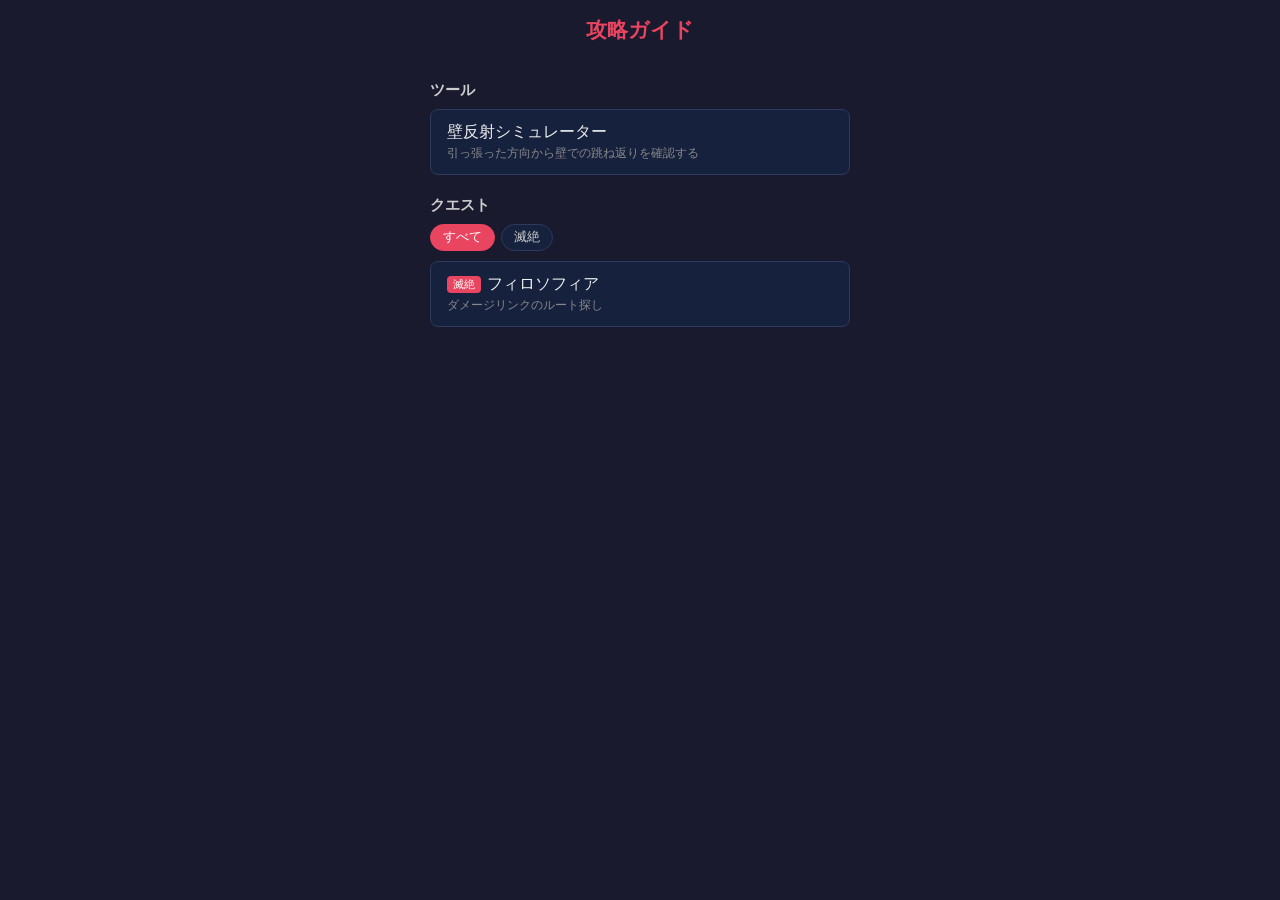
<file: index.html>
<!DOCTYPE html>
<html lang="ja">
<head>
<meta charset="UTF-8">
<meta name="viewport" content="width=device-width, initial-scale=1.0">
<title>攻略ガイド</title>
<link rel="stylesheet" href="assets/common.css">
</head>
<body class="page">

<h1>攻略ガイド</h1>

<h2>ツール</h2>
<ul class="menu">
  <li><a href="reflect.html">壁反射シミュレーター<small>引っ張った方向から壁での跳ね返りを確認する</small></a></li>
</ul>

<h2>クエスト</h2>
<div class="chips" id="difficultyFilter"></div>
<ul class="menu" id="questList"></ul>

<script src="data/quests.js"></script>
<script>
const filterEl = document.getElementById('difficultyFilter');
const listEl = document.getElementById('questList');

// 難易度フィルタは ?d=<難易度ID> で保持（パンくずから戻ったときも絞り込んだまま）
let current = new URLSearchParams(location.search).get('d') || '';
if (current && !findDifficulty(current)) current = '';

function render() {
  filterEl.textContent = '';
  for (const d of [{ id: '', name: 'すべて' }, ...DIFFICULTIES]) {
    const btn = document.createElement('button');
    btn.textContent = d.name;
    btn.setAttribute('aria-pressed', String(d.id === current));
    btn.addEventListener('click', () => {
      current = d.id;
      history.replaceState(null, '', current ? `?d=${current}` : location.pathname);
      render();
    });
    filterEl.appendChild(btn);
  }

  listEl.textContent = '';
  for (const q of QUESTS.filter(q => !current || q.difficulty === current)) {
    const li = document.createElement('li');
    const a = document.createElement('a');
    a.href = `quest.html?q=${q.id}`;
    const badge = document.createElement('span');
    badge.className = 'badge';
    badge.textContent = findDifficulty(q.difficulty).name;
    const small = document.createElement('small');
    small.textContent = q.description;
    a.append(badge, q.name, small);
    li.appendChild(a);
    listEl.appendChild(li);
  }
}

render();
</script>
</body>
</html>
</file>
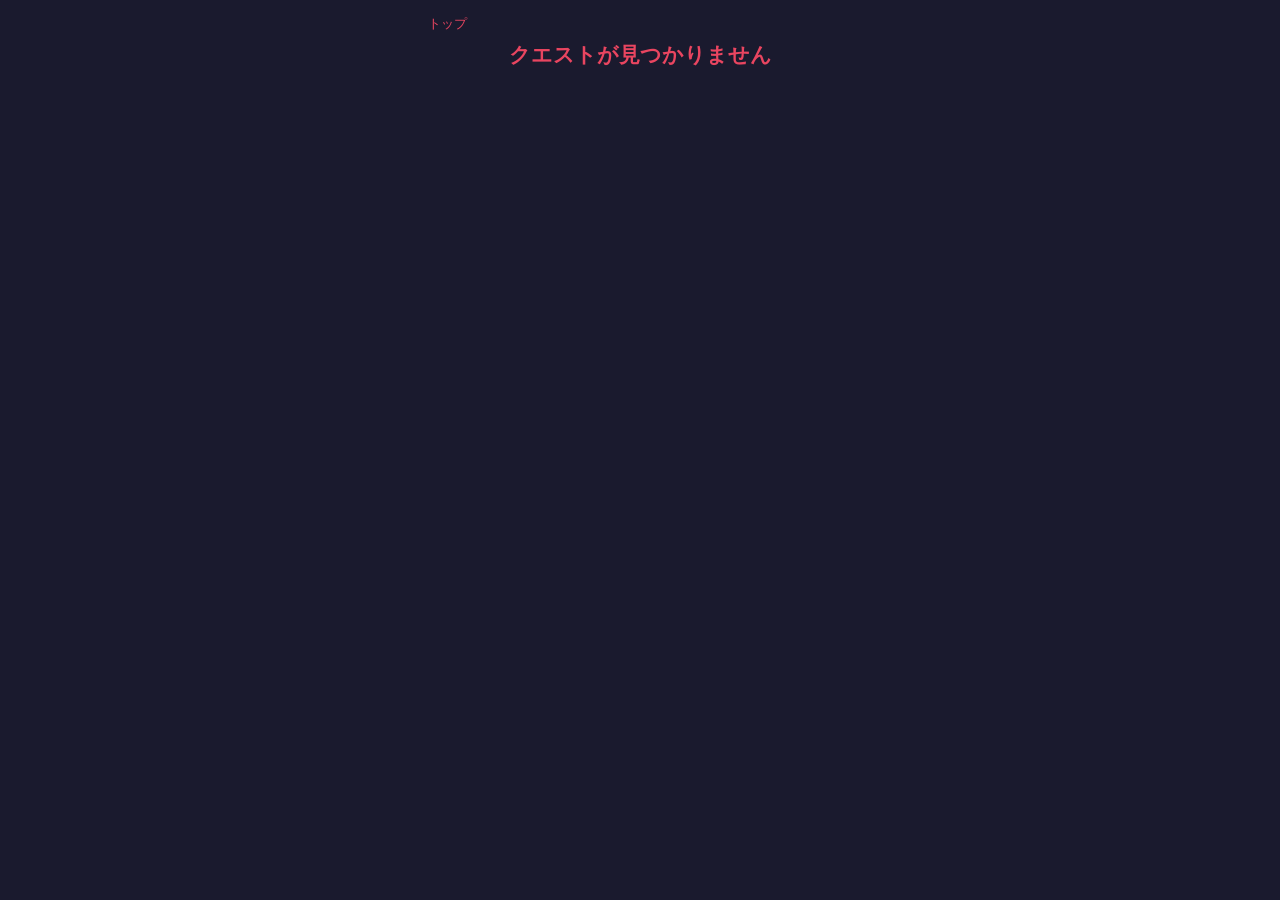
<file: quest.html>
<!DOCTYPE html>
<html lang="ja">
<head>
<meta charset="UTF-8">
<meta name="viewport" content="width=device-width, initial-scale=1.0">
<title>ステージ選択</title>
<link rel="stylesheet" href="assets/common.css">
</head>
<body class="page">

<nav class="nav" id="nav"><a href="./">トップ</a></nav>

<h1 id="title">クエストが見つかりません</h1>

<ul class="menu" id="stageList"></ul>

<script src="data/quests.js"></script>
<script>
const quest = findQuest(new URLSearchParams(location.search).get('q'));

if (quest) {
  const diff = findDifficulty(quest.difficulty);
  document.title = `${diff.name}${quest.name} ステージ選択`;
  document.getElementById('title').textContent = `${diff.name} ${quest.name}`;

  const nav = document.getElementById('nav');
  const diffLink = document.createElement('a');
  diffLink.href = `./?d=${diff.id}`;
  diffLink.textContent = diff.name;
  nav.append(' › ', diffLink, ` › ${quest.name}`);

  const list = document.getElementById('stageList');
  for (let s = 1; s <= quest.stageCount; s++) {
    const stage = quest.stages[s];
    const li = document.createElement('li');
    if (stage) {
      const a = document.createElement('a');
      a.href = `stage.html?q=${quest.id}&s=${s}`;
      const small = document.createElement('small');
      small.textContent = stage.note;
      a.append(`ステージ${s}`, small);
      li.appendChild(a);
    } else {
      const span = document.createElement('span');
      span.className = 'disabled';
      span.textContent = `ステージ${s}（準備中）`;
      li.appendChild(span);
    }
    list.appendChild(li);
  }
}
</script>
</body>
</html>
</file>
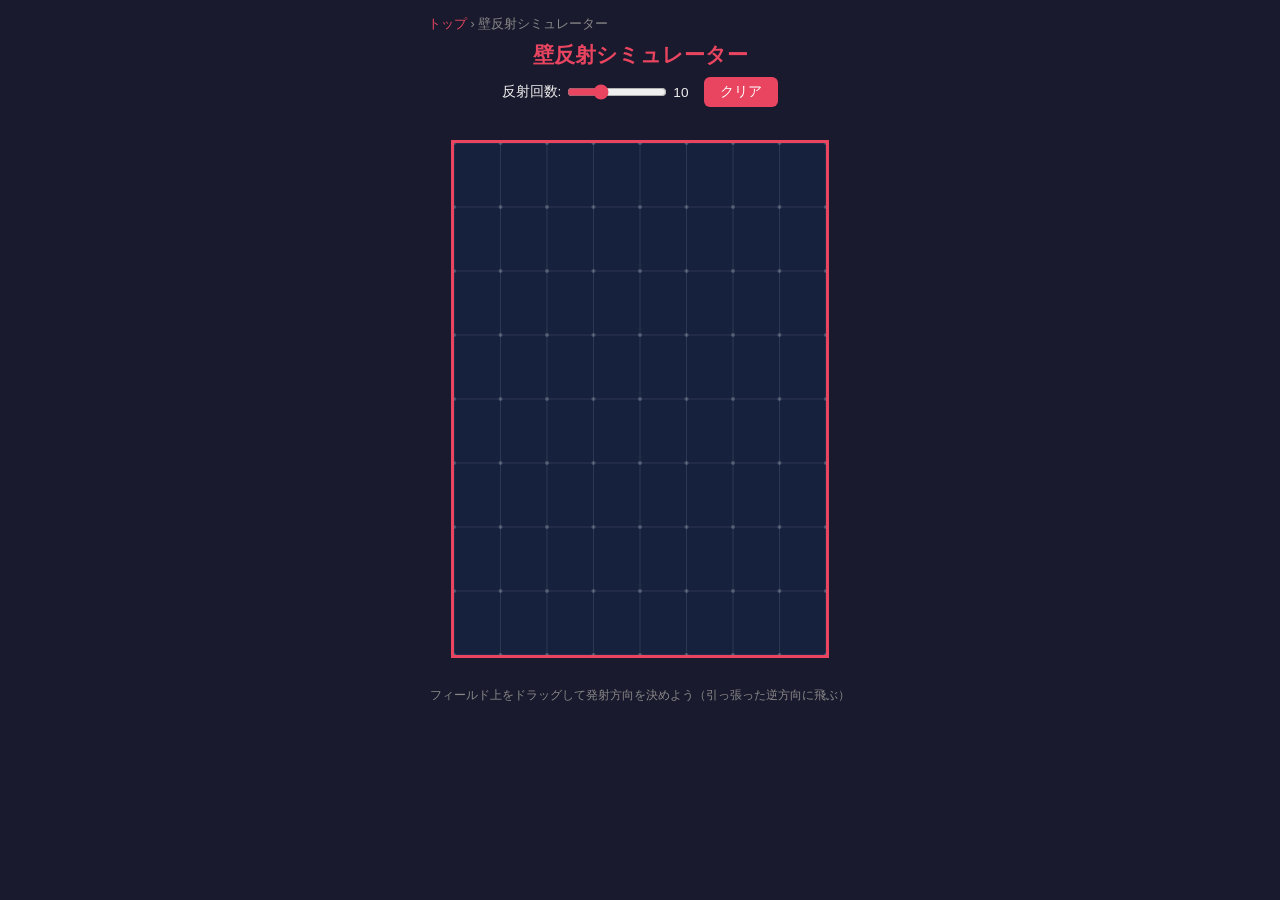
<file: reflect.html>
<!DOCTYPE html>
<html lang="ja">
<head>
<meta charset="UTF-8">
<meta name="viewport" content="width=device-width, initial-scale=1.0">
<title>壁反射シミュレーター</title>
<link rel="stylesheet" href="assets/common.css">
<style>
  * { margin: 0; padding: 0; box-sizing: border-box; }
  body {
    background: #1a1a2e;
    color: #eee;
    font-family: -apple-system, BlinkMacSystemFont, 'Segoe UI', sans-serif;
    display: flex;
    flex-direction: column;
    align-items: center;
    min-height: 100vh;
    padding: 16px;
    user-select: none;
  }
  h1 {
    font-size: 1.3rem;
    margin-bottom: 8px;
    color: #e94560;
  }
  .controls {
    display: flex;
    gap: 16px;
    align-items: center;
    margin-bottom: 12px;
    flex-wrap: wrap;
    justify-content: center;
  }
  .controls label {
    font-size: 0.85rem;
    display: flex;
    align-items: center;
    gap: 6px;
  }
  .controls input[type="range"] {
    width: 100px;
    accent-color: #e94560;
  }
  .controls button {
    background: #e94560;
    color: #fff;
    border: none;
    padding: 6px 16px;
    border-radius: 6px;
    cursor: pointer;
    font-size: 0.85rem;
  }
  .controls button:hover { background: #c73650; }
  canvas {
    cursor: crosshair;
    touch-action: none;
    max-width: 100%;
  }
  .hint {
    font-size: 0.75rem;
    color: #888;
    margin-top: 8px;
    text-align: center;
  }
</style>
</head>
<body>

<nav class="nav"><a href="./">トップ</a> › 壁反射シミュレーター</nav>

<h1>壁反射シミュレーター</h1>

<div class="controls">
  <label>
    反射回数:
    <input type="range" id="bounceCount" min="1" max="30" value="10">
    <span id="bounceVal">10</span>
  </label>
  <button id="clearBtn">クリア</button>
</div>

<canvas id="field" width="420" height="560"></canvas>
<p class="hint">フィールド上をドラッグして発射方向を決めよう（引っ張った逆方向に飛ぶ）</p>

<script>
const canvas = document.getElementById('field');
const ctx = canvas.getContext('2d');
const bounceSlider = document.getElementById('bounceCount');
const bounceVal = document.getElementById('bounceVal');
const clearBtn = document.getElementById('clearBtn');

// State
let dragStart = null;   // where the finger/mouse went down (= ball position)
let dragEnd = null;     // current drag position
let isDragging = false;
let fixedPath = null;   // confirmed path after release

const BALL_RADIUS = 14;
const FIELD_PADDING = 24; // inner padding from canvas edge

// Grid & snap settings
const GRID_COLS = 8;
const GRID_ROWS = 8;
const FIELD_W = canvas.width - FIELD_PADDING * 2;
const FIELD_H = canvas.height - FIELD_PADDING * 2;
const GRID_STEP_X = FIELD_W / GRID_COLS;
const GRID_STEP_Y = FIELD_H / GRID_ROWS;
const SNAP_THRESHOLD = 6; // px以内ならグリッドに吸着

function snapToGrid(p) {
  // Find nearest grid intersection
  const relX = p.x - FIELD_PADDING;
  const relY = p.y - FIELD_PADDING;
  const nearX = Math.round(relX / GRID_STEP_X) * GRID_STEP_X + FIELD_PADDING;
  const nearY = Math.round(relY / GRID_STEP_Y) * GRID_STEP_Y + FIELD_PADDING;
  const dx = p.x - nearX;
  const dy = p.y - nearY;
  if (Math.sqrt(dx * dx + dy * dy) <= SNAP_THRESHOLD) {
    return { x: nearX, y: nearY, snapped: true };
  }
  return { x: p.x, y: p.y, snapped: false };
}

// Colors for successive bounce segments
const SEGMENT_COLORS = [
  '#e94560', '#f5a623', '#f8e71c', '#7ed321',
  '#4a90d9', '#9b59b6', '#1abc9c', '#e67e22',
  '#e74c3c', '#2ecc71', '#3498db', '#9b59b6',
];

bounceSlider.addEventListener('input', () => {
  bounceVal.textContent = bounceSlider.value;
  if (fixedPath) {
    fixedPath = computePath(fixedPath.origin, fixedPath.dir, parseInt(bounceSlider.value));
  }
  draw();
});

clearBtn.addEventListener('click', () => {
  fixedPath = null;
  dragStart = null;
  dragEnd = null;
  draw();
});

// ---- Pointer events (mouse + touch) ----
function getPos(e) {
  const rect = canvas.getBoundingClientRect();
  const scaleX = canvas.width / rect.width;
  const scaleY = canvas.height / rect.height;
  const clientX = e.touches ? e.touches[0].clientX : e.clientX;
  const clientY = e.touches ? e.touches[0].clientY : e.clientY;
  return {
    x: (clientX - rect.left) * scaleX,
    y: (clientY - rect.top) * scaleY,
  };
}

canvas.addEventListener('mousedown', onDown);
canvas.addEventListener('mousemove', onMove);
canvas.addEventListener('mouseup', onUp);
canvas.addEventListener('touchstart', e => { e.preventDefault(); onDown(e); }, { passive: false });
canvas.addEventListener('touchmove', e => { e.preventDefault(); onMove(e); }, { passive: false });
canvas.addEventListener('touchend', e => { e.preventDefault(); onUp(e); }, { passive: false });

function onDown(e) {
  const p = getPos(e);
  // Snap first (raw position), then clamp only if not snapped
  const snapped = snapToGrid(p);
  if (!snapped.snapped) {
    snapped.x = clamp(snapped.x, FIELD_PADDING, canvas.width - FIELD_PADDING);
    snapped.y = clamp(snapped.y, FIELD_PADDING, canvas.height - FIELD_PADDING);
  }
  dragStart = snapped;
  dragEnd = { x: p.x, y: p.y };
  isDragging = true;
  fixedPath = null;
  draw();
}

function onMove(e) {
  if (!isDragging) return;
  const p = getPos(e);
  dragEnd = snapToGrid(p);
  draw();
}

function onUp(e) {
  if (!isDragging) return;
  isDragging = false;
  if (dragStart && dragEnd) {
    const dx = dragStart.x - dragEnd.x; // reversed: slingshot style
    const dy = dragStart.y - dragEnd.y;
    const len = Math.sqrt(dx * dx + dy * dy);
    if (len > 5) {
      const dir = { x: dx / len, y: dy / len };
      fixedPath = computePath(dragStart, dir, parseInt(bounceSlider.value));
      fixedPath.pullEnd = { x: dragEnd.x, y: dragEnd.y };
    }
  }
  draw();
}

// ---- Reflection logic ----
function clamp(v, lo, hi) { return Math.max(lo, Math.min(hi, v)); }

function computePath(origin, dir, maxBounces) {
  const minX = FIELD_PADDING;
  const maxX = canvas.width - FIELD_PADDING;
  const minY = FIELD_PADDING;
  const maxY = canvas.height - FIELD_PADDING;

  const points = [{ x: origin.x, y: origin.y }];
  let cx = origin.x, cy = origin.y;
  let dx = dir.x, dy = dir.y;

  // If starting on a wall and direction points into it, reflect immediately
  const eps = 0.5;
  if (cx <= minX + eps && dx < 0) dx = -dx;
  if (cx >= maxX - eps && dx > 0) dx = -dx;
  if (cy <= minY + eps && dy < 0) dy = -dy;
  if (cy >= maxY - eps && dy > 0) dy = -dy;

  for (let i = 0; i < maxBounces; i++) {
    // Find nearest wall collision
    let tMin = Infinity;

    // Left wall
    if (dx < 0) { const t = (minX - cx) / dx; if (t > 0.01 && t < tMin) tMin = t; }
    // Right wall
    if (dx > 0) { const t = (maxX - cx) / dx; if (t > 0.01 && t < tMin) tMin = t; }
    // Top wall
    if (dy < 0) { const t = (minY - cy) / dy; if (t > 0.01 && t < tMin) tMin = t; }
    // Bottom wall
    if (dy > 0) { const t = (maxY - cy) / dy; if (t > 0.01 && t < tMin) tMin = t; }

    if (tMin === Infinity) break;

    const nx = cx + dx * tMin;
    const ny = cy + dy * tMin;
    points.push({ x: nx, y: ny });

    // Determine which wall was hit and reflect
    const eps = 0.5;
    if (nx <= minX + eps || nx >= maxX - eps) dx = -dx;
    if (ny <= minY + eps || ny >= maxY - eps) dy = -dy;

    cx = nx;
    cy = ny;
  }

  return { origin, dir, points };
}

// ---- Drawing ----
function draw() {
  ctx.clearRect(0, 0, canvas.width, canvas.height);

  // Field background
  ctx.fillStyle = '#16213e';
  ctx.fillRect(FIELD_PADDING, FIELD_PADDING,
    canvas.width - FIELD_PADDING * 2,
    canvas.height - FIELD_PADDING * 2);

  // Grid lines
  ctx.strokeStyle = 'rgba(255,255,255,0.1)';
  ctx.lineWidth = 1;
  for (let i = 0; i <= GRID_COLS; i++) {
    const x = FIELD_PADDING + i * GRID_STEP_X;
    ctx.beginPath(); ctx.moveTo(x, FIELD_PADDING); ctx.lineTo(x, canvas.height - FIELD_PADDING); ctx.stroke();
  }
  for (let i = 0; i <= GRID_ROWS; i++) {
    const y = FIELD_PADDING + i * GRID_STEP_Y;
    ctx.beginPath(); ctx.moveTo(FIELD_PADDING, y); ctx.lineTo(canvas.width - FIELD_PADDING, y); ctx.stroke();
  }
  // Grid intersection dots
  for (let ix = 0; ix <= GRID_COLS; ix++) {
    for (let iy = 0; iy <= GRID_ROWS; iy++) {
      const gx = FIELD_PADDING + ix * GRID_STEP_X;
      const gy = FIELD_PADDING + iy * GRID_STEP_Y;
      ctx.beginPath();
      ctx.arc(gx, gy, 2, 0, Math.PI * 2);
      ctx.fillStyle = 'rgba(255,255,255,0.2)';
      ctx.fill();
    }
  }

  drawWallFrame();

  // Draw the fixed path
  if (fixedPath) {
    drawPath(fixedPath.points, 3, 1.0);
  }

  // Live preview while dragging
  if (isDragging && dragStart && dragEnd) {
    const dx = dragStart.x - dragEnd.x;
    const dy = dragStart.y - dragEnd.y;
    const len = Math.sqrt(dx * dx + dy * dy);
    if (len > 5) {
      const dir = { x: dx / len, y: dy / len };
      const preview = computePath(dragStart, dir, parseInt(bounceSlider.value));
      drawPath(preview.points, 2, 0.5);

      // Draw pull line (slingshot guide)
      ctx.setLineDash([6, 4]);
      ctx.strokeStyle = 'rgba(255,255,255,0.3)';
      ctx.lineWidth = 1;
      ctx.beginPath();
      ctx.moveTo(dragStart.x, dragStart.y);
      ctx.lineTo(dragEnd.x, dragEnd.y);
      ctx.stroke();
      ctx.setLineDash([]);

    }

    // Snap indicator on drag end
    if (dragEnd.snapped) {
      ctx.beginPath();
      ctx.arc(dragEnd.x, dragEnd.y, 8, 0, Math.PI * 2);
      ctx.strokeStyle = 'rgba(233,69,96,0.7)';
      ctx.lineWidth = 2;
      ctx.stroke();
    }

    // Snap indicator on start
    if (dragStart.snapped) {
      ctx.beginPath();
      ctx.arc(dragStart.x, dragStart.y, BALL_RADIUS + 5, 0, Math.PI * 2);
      ctx.strokeStyle = 'rgba(233,69,96,0.5)';
      ctx.lineWidth = 2;
      ctx.setLineDash([4, 3]);
      ctx.stroke();
      ctx.setLineDash([]);
    }

    // Draw ball at drag start
    drawBall(dragStart.x, dragStart.y);
  } else if (fixedPath) {
    // Pull line (start → pull end)
    if (fixedPath.pullEnd) {
      ctx.setLineDash([6, 4]);
      ctx.strokeStyle = 'rgba(255,255,255,0.3)';
      ctx.lineWidth = 1;
      ctx.beginPath();
      ctx.moveTo(fixedPath.origin.x, fixedPath.origin.y);
      ctx.lineTo(fixedPath.pullEnd.x, fixedPath.pullEnd.y);
      ctx.stroke();
      ctx.setLineDash([]);

      // Pull end marker
      ctx.beginPath();
      ctx.arc(fixedPath.pullEnd.x, fixedPath.pullEnd.y, 5, 0, Math.PI * 2);
      ctx.fillStyle = 'rgba(255,255,255,0.4)';
      ctx.fill();
      ctx.strokeStyle = 'rgba(255,255,255,0.6)';
      ctx.lineWidth = 1.5;
      ctx.stroke();
    }

    drawBall(fixedPath.origin.x, fixedPath.origin.y);
  }
}

// 壁の赤枠: 線の内側の縁がちょうど壁判定の位置になるよう、壁の外側に描く
const WALL_FRAME_WIDTH = 3;
function drawWallFrame() {
  const h = WALL_FRAME_WIDTH / 2;
  ctx.strokeStyle = '#e94560';
  ctx.lineWidth = WALL_FRAME_WIDTH;
  ctx.strokeRect(FIELD_PADDING - h, FIELD_PADDING - h, FIELD_W + WALL_FRAME_WIDTH, FIELD_H + WALL_FRAME_WIDTH);
}

function drawPath(points, lineWidth, alpha) {
  for (let i = 0; i < points.length - 1; i++) {
    const color = SEGMENT_COLORS[i % SEGMENT_COLORS.length];
    ctx.globalAlpha = alpha;
    ctx.strokeStyle = color;
    ctx.lineWidth = lineWidth;
    ctx.beginPath();
    ctx.moveTo(points[i].x, points[i].y);
    ctx.lineTo(points[i + 1].x, points[i + 1].y);
    ctx.stroke();

    // Chevron at segment midpoint showing direction
    const mx = (points[i].x + points[i + 1].x) / 2;
    const my = (points[i].y + points[i + 1].y) / 2;
    const sdx = points[i + 1].x - points[i].x;
    const sdy = points[i + 1].y - points[i].y;
    const sAngle = Math.atan2(sdy, sdx);
    const chevSize = 8;
    const chevAngle = Math.PI * 0.75;
    ctx.strokeStyle = color;
    ctx.lineWidth = lineWidth + 0.5;
    ctx.lineCap = 'round';
    ctx.lineJoin = 'round';
    ctx.beginPath();
    ctx.moveTo(mx + chevSize * Math.cos(sAngle + chevAngle), my + chevSize * Math.sin(sAngle + chevAngle));
    ctx.lineTo(mx, my);
    ctx.lineTo(mx + chevSize * Math.cos(sAngle - chevAngle), my + chevSize * Math.sin(sAngle - chevAngle));
    ctx.stroke();

    // Bounce number & dot at collision point
    if (i > 0) {
      const px = points[i].x;
      const py = points[i].y;

      // Offset label toward field interior based on which wall was hit
      const epsW = 1;
      let ox = 0, oy = -14;
      if (py <= FIELD_PADDING + epsW)                  oy =  14; // top wall → below
      if (py >= canvas.height - FIELD_PADDING - epsW)  oy = -14; // bottom wall → above
      if (px <= FIELD_PADDING + epsW)                  ox =  14; // left wall → right
      if (px >= canvas.width - FIELD_PADDING - epsW)   ox = -14; // right wall → left

      // Background pill
      const label = String(i);
      ctx.font = 'bold 11px sans-serif';
      const tw = ctx.measureText(label).width;
      const bw = tw + 8, bh = 16, br = 4;
      const bx = px + ox - bw / 2;
      const by = py + oy - bh / 2;
      ctx.fillStyle = 'rgba(0,0,0,0.6)';
      ctx.beginPath();
      ctx.roundRect(bx, by, bw, bh, br);
      ctx.fill();

      // Number text
      ctx.fillStyle = '#fff';
      ctx.textAlign = 'center';
      ctx.textBaseline = 'middle';
      ctx.fillText(label, px + ox, py + oy);

      // Small dot
      ctx.beginPath();
      ctx.arc(px, py, 3, 0, Math.PI * 2);
      ctx.fillStyle = color;
      ctx.fill();
    }
  }
  ctx.globalAlpha = 1;
}

function drawBall(x, y) {
  // Shadow
  ctx.beginPath();
  ctx.arc(x + 2, y + 2, BALL_RADIUS, 0, Math.PI * 2);
  ctx.fillStyle = 'rgba(0,0,0,0.3)';
  ctx.fill();

  // Ball body
  const grad = ctx.createRadialGradient(x - 4, y - 4, 2, x, y, BALL_RADIUS);
  grad.addColorStop(0, '#fff');
  grad.addColorStop(0.3, '#e94560');
  grad.addColorStop(1, '#a11d33');
  ctx.beginPath();
  ctx.arc(x, y, BALL_RADIUS, 0, Math.PI * 2);
  ctx.fillStyle = grad;
  ctx.fill();
  ctx.strokeStyle = 'rgba(255,255,255,0.4)';
  ctx.lineWidth = 1.5;
  ctx.stroke();
}

// Initial draw
draw();
</script>
</body>
</html>
</file>
<file: assets/common.css>
/* 全ページ共通: パンくずナビ・目次・難易度フィルタ */
body.page {
  margin: 0;
  background: #1a1a2e;
  color: #eee;
  font-family: -apple-system, BlinkMacSystemFont, 'Segoe UI', sans-serif;
  display: flex;
  flex-direction: column;
  align-items: center;
  min-height: 100vh;
  padding: 16px;
  box-sizing: border-box;
}
body.page *, body.page *::before, body.page *::after { box-sizing: border-box; }
body.page h1 { font-size: 1.3rem; margin: 0 0 16px; color: #e94560; }
body.page h2 { font-size: 0.95rem; margin: 20px 0 8px; color: #ccc; width: 100%; max-width: 420px; }

.nav {
  width: 100%;
  max-width: 424px;
  font-size: 0.8rem;
  color: #888;
  margin-bottom: 8px;
}
.nav a { color: #e94560; text-decoration: none; }
.nav a:hover { text-decoration: underline; }

.menu {
  list-style: none;
  margin: 0;
  padding: 0;
  width: 100%;
  max-width: 420px;
  display: flex;
  flex-direction: column;
  gap: 8px;
}
.menu a,
.menu .disabled {
  display: block;
  padding: 12px 16px;
  border-radius: 8px;
  background: #16213e;
  border: 1px solid #2c3a5e;
  color: #eee;
  text-decoration: none;
}
.menu a:hover { border-color: #e94560; }
.menu .disabled { color: #666; }
.menu small { display: block; color: #888; font-size: 0.75rem; margin-top: 2px; }
.menu .badge {
  display: inline-block;
  font-size: 0.7rem;
  padding: 1px 6px;
  margin-right: 6px;
  border-radius: 4px;
  background: #e94560;
  color: #fff;
  vertical-align: 1px;
}

.chips {
  display: flex;
  flex-wrap: wrap;
  gap: 6px;
  width: 100%;
  max-width: 420px;
  margin-bottom: 10px;
}
.chips button {
  background: #16213e;
  color: #ccc;
  border: 1px solid #2c3a5e;
  border-radius: 999px;
  padding: 4px 12px;
  font-size: 0.8rem;
  cursor: pointer;
}
.chips button[aria-pressed="true"] { background: #e94560; border-color: #e94560; color: #fff; }
</file>
